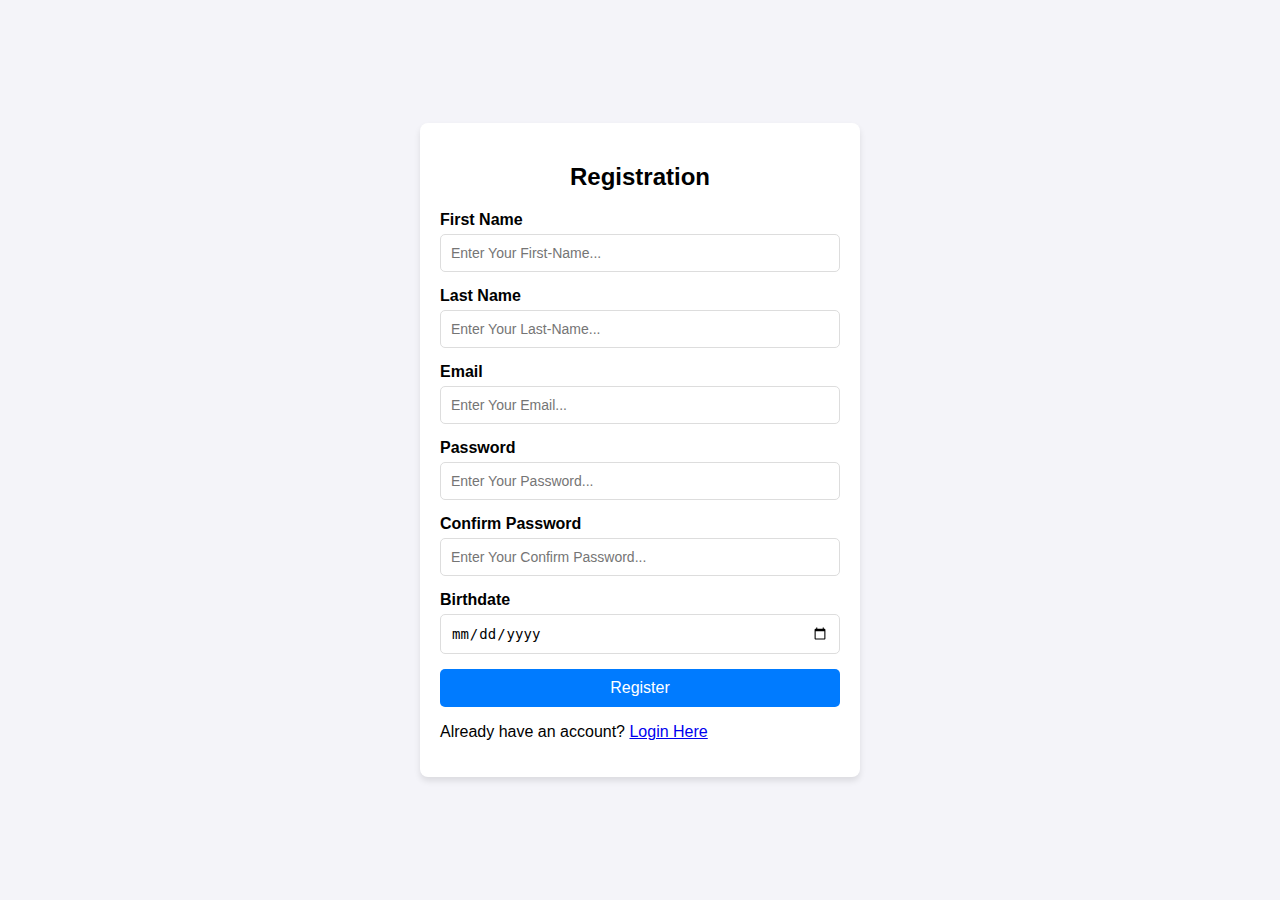
<file: pages/index.html>
<!DOCTYPE html>
<html lang="en">
<head>
    <meta charset="UTF-8">
    <meta http-equiv="X-UA-Compatible" content="IE=edge">
    <meta name="viewport" content="width=device-width, initial-scale=1.0">
    <title>Register User</title>
    <link rel="stylesheet" href="../styles/forms.css">
    <link rel="stylesheet" href="../global.css">
    <link rel="stylesheet" href="../styles/popup.css">
</head>
<body>
   <div class="container">
    <div class="form-container">
        <h2>Registration</h2>
        <form id="regiter-form">
            <label for="first-name">First Name</label>
            <input type="text" id="first-name" placeholder="Enter Your First-Name..." required>

            <label for="last-name">Last Name</label>
            <input type="text" id="last-name" placeholder="Enter Your Last-Name..." required>

            <label for="email">Email</label>
            <input type="email" id="email" placeholder="Enter Your Email..." required>

            <label for="password">Password</label>
            <input type="password" id="password" placeholder="Enter Your Password..." required>

            <label for="confirm-password">Confirm Password</label>
            <input type="password" id="confirm-password" placeholder="Enter Your Confirm Password..." required>

            <label for="birthdate">Birthdate</label>
            <input type="date" id="birthdate" required>

            <button type="submit">Register</button>
        </form>
        <p class="redirect">
            Already have an account?
            <a href="./login.html">Login Here</a>
        </p>
    </div>
   </div>

   <div id="modal" class="hidden">hello</div>

    <script src="../js/register.js"></script>
</body>
</html>
</file>
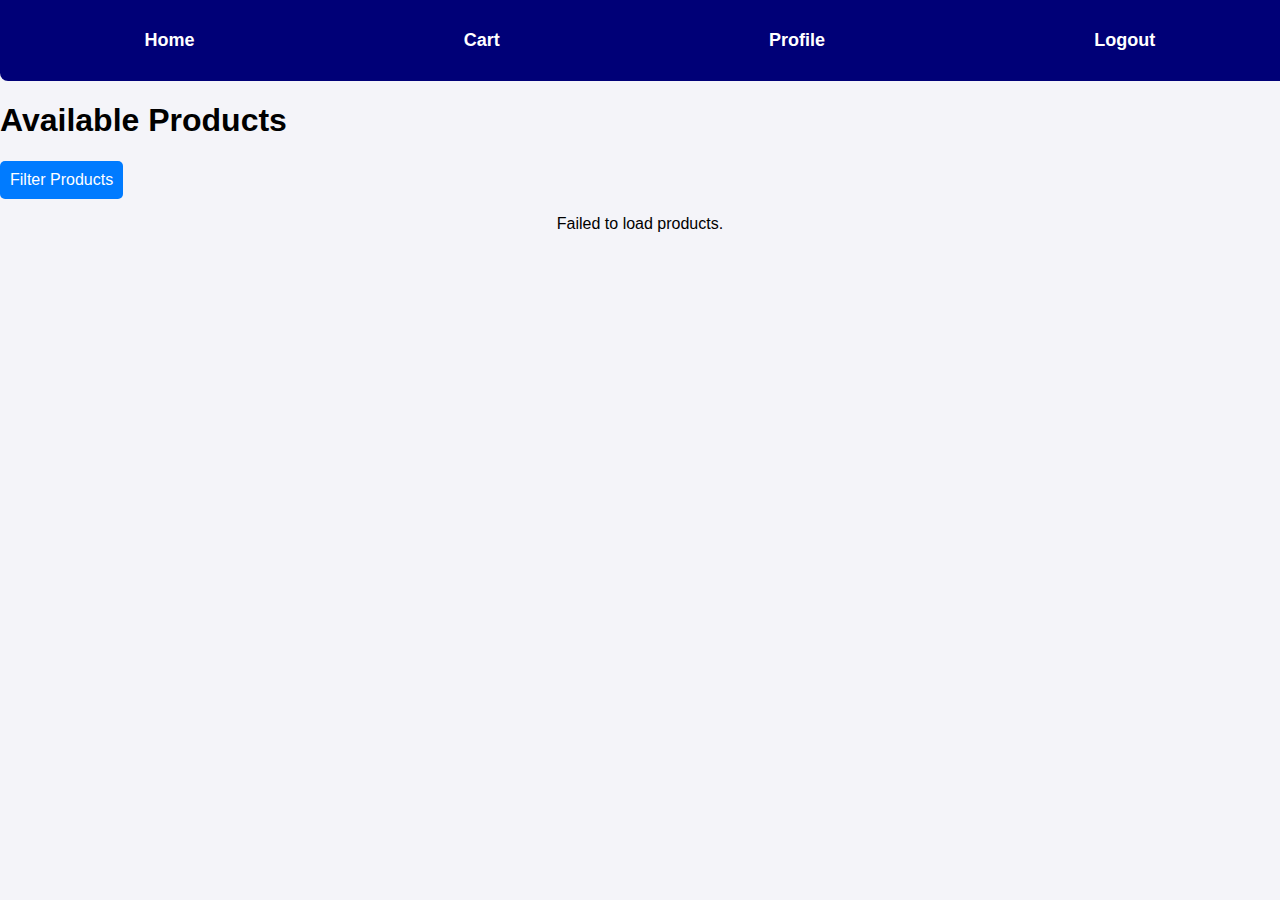
<file: pages/home.html>
<!DOCTYPE html>
<html lang="en">
<head>
    <meta charset="UTF-8">
    <meta http-equiv="X-UA-Compatible" content="IE=edge">
    <meta name="viewport" content="width=device-width, initial-scale=1.0">
    <title>Home Page</title>
    <link rel="stylesheet" href="../global.css">
    <link rel="stylesheet" href="../styles/loader.css">
    <link rel="stylesheet" href="../styles/products.css">
    <link rel="stylesheet" href="../styles/filter.css">
    <link rel="stylesheet" href="../styles/navbar.css">
    <link rel="stylesheet" href="../styles/popup.css">
</head>
<body>
    
   <nav class="navbar">
    <ul>
        <li><a href="./home.html">Home</a></li>
        <li><a href="./cart.html">Cart</a></li>
        <li><a href="./profile.html">Profile</a></li>
        <li><a href="#" id="logout">Logout</a></li>
    </ul>
   </nav>

   <div class="content">
    <h1>Available Products</h1>

    <div id="loader" class="loader"></div>

    <div id="products-container" class="products-grid"></div>
   </div>

   <div id="product-filter" class="filter-dialog">
    <div class="filter-content">
        <span class="filter-close" id="close-filter">&times;</span>
        <h2>Filter Products</h2>
        <form id="filter-form">
            <label for="filter-category">Category:</label>
            <select name="category" id="filter-category">
                <option value="">All</option>
                <option value="electronics">Electronics</option>
                <option value="jewelery">Jewelery</option>
                <option value="men's clothing">Men's Clothing</option>
                <option value="women's clothing">Women's Clothing</option>
            </select>

            <label for="filter-price">Price Range: </label>
            <input type="number" id="filter-min-price" placeholder="Min Price">
            <input type="number" id="filter-max-price" placeholder="Max Price">

            <button type="button" id="apply-filter">Apply Filter</button>
        </form>
    </div>
   </div>

   <div id="modal" class="hidden">hello</div>

    <script src="../js/home.js"></script>
</body>
</html>
</file>
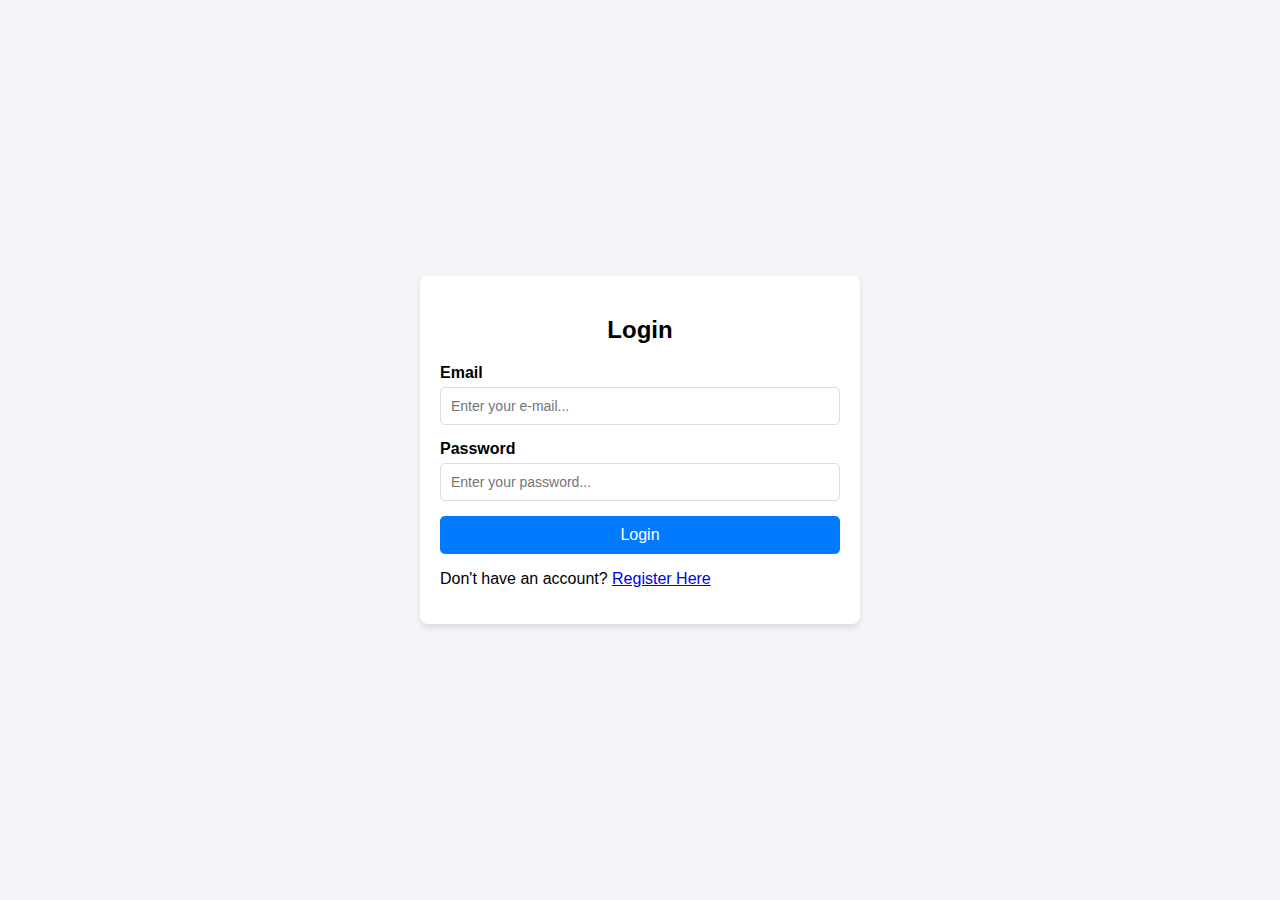
<file: pages/login.html>
<!DOCTYPE html>
<html lang="en">
<head>
    <meta charset="UTF-8">
    <meta http-equiv="X-UA-Compatible" content="IE=edge">
    <meta name="viewport" content="width=device-width, initial-scale=1.0">
    <title>User Authorization</title>
    <link rel="stylesheet" href="../global.css">
    <link rel="stylesheet" href="../styles/forms.css">
    <link rel="stylesheet" href="../styles/popup.css">
</head>
<body>
    <div class="container">
        <div class="form-container">
            <h2>Login</h2>
            <form id="login-form">
                <label for="login-email">Email</label>
                <input type="email" id="login-email" placeholder="Enter your e-mail..." required>

                <label for="login-password">Password</label>
                <input type="password" id="login-password" placeholder="Enter your password..." required>

                <button type="submit">Login</button>
            </form>
            <p class="redirect">
                Don't have an account?
                <a href="./registration.html">Register Here</a>
            </p>
        </div>
    </div>

    <div id="modal" class="hidden">hello</div>

    <script src="../js/login.js"></script>
</body>
</html>
</file>
<file: styles/forms.css>
.container{
    display: flex;
    align-items: center;
    justify-content: center;
    height: 100vh;
}

.form-container{
    background-color: #fff;
    padding: 20px;
    border-radius: 8px;
    box-shadow: 0 4px 6px rgba(0,0,0,0.1);
    width: 400px;
}

.form-container h2{
    margin-bottom: 20px;
    text-align: center;
}

form{
    display: flex;
    flex-direction: column;
}

label{
    margin-bottom: 5px;
    font-weight: bold;
}

input{
    margin-bottom: 15px;
    padding: 10px;
    border: 1px solid #ddd;
    border-radius: 5px;
    font-size: 14px;
}
</file>
<file: global.css>
body{
    font-family: Arial, sans-serif;
    background-color: #f4f4f9;
    margin: 0;
}

button{
    padding: 10px;
    background-color: #007bff;
    color: #fff;
    border: none;
    border-radius: 5px;
    cursor: pointer;
    font-size: 16px;
}
button:hover{
    background-color: #075ebb;
}
</file>
<file: styles/popup.css>
#modal{
    position: fixed;
    top: 20px;
    right: 20px;
    background-color: #000;
    color: white;
    padding: 20px;
    border-radius: 5px;
    min-width: 200px;
    display: none;
    justify-content: center;
    align-items: center;
    text-align: center;
    animation: fadeIn 0.3s ease-out;
}

#modal.success{
    background-color: #28a754;
}

#modal.error{
    background-color: red;
}

@keyframes fadeIn {
    from{
        opacity: 0;
        transform: translateY(-10px);
    }
    to{
        opacity: 1;
        transform: translateY(0);
    }
}
</file>
<file: styles/loader.css>
.loader{
    border: 5px solid gray;
    border-top: 5px solid #007;
    border-radius: 50%;
    width: 50px;
    height: 50px;
    margin: 20px auto;
    animation: spin 1s linear infinite;
    display: none;
}

@keyframes spin {
    0%{
        transform: rotate(0deg);
    }100%{
        transform: rotate(360deg);
    }
}
</file>
<file: styles/products.css>
.products-grid{
    display: flex;
    flex-wrap: wrap;
    gap: 20px;
    justify-content: center;
    width: 100%;
}

.product{
    background-color: #fff;
    border-radius: 8px;
    box-shadow: 0 4px 6px rgba(0,0,0,0.1);
    overflow: hidden;
    text-align: center;
    flex-basis: 30%;
    width: 100%;
    margin: 10px;
    transition: transform 0.2s;
}

.product:hover{
    transform: scale(1.05);
}

.product img{
    height: 200px;
    object-fit: cover;
}

.product-info{
    padding: 15px;
    display: flex;
    flex-direction: column;
}

.product-info h3{
    font-size: 20px;
    margin: 0px;
}

.product-info p{
    margin: 5px 0;
    color: #666;
}
</file>
<file: styles/filter.css>
.filter-dialog{
    display: none;
    position: fixed;
    left: 0;
    top: 0;
    z-index: 1000;
    width: 100%;
    height: 100%;
    background-color: rgba(0,0,0,0.5);
} 

.filter-content{
    background-color: #fff;
    width: 80%;
    max-width: 500px;
    margin: 200px auto;
    padding: 20px 30px;
    border-radius: 10px;
    box-shadow: 0 4px 10px rgba(0,0,0,0.1);
    position: relative;
}

.filter-close{
    position: absolute;
    top: 15px;
    right: 15px;
    font-size: 25px;
    cursor: pointer;
    color: #333;
    font-weight: bold;
    background:none;
    border: none;
}

.filter-close:hover{
    color: red;
}

#filter-form{
display: flex;
flex-direction: column;
gap: 15px;
}

#filter-form label{
    font-size: 16px;
    font-weight: bold;
    color: #555;
}

#filter-form select, 
#filter-form input{
    padding: 10px;
    border: 1px solid #ddd;
    border-radius: 5px;

    font-size: 14px;
    width: 100%;
}

#filter-form select:focus, 
#filter-form input:focus{
    outline: none;
    border-color: #007;
}
</file>
<file: styles/navbar.css>
.navbar{
    background-color: #007;
    width: 100%;
    border-radius: 0 0 8px 8px;
    display: flex;
    flex-direction: column;
    padding: 20px 10px;
}

.navbar ul{
    list-style: none;
    display: flex;
    align-items: center;
    justify-content: space-around;
    padding: 0;
    margin: 0;
}

.navbar ul li a{
    color: white;
    text-decoration: none;
    font-size: 18px;
    font-weight: bold;
    display: block;
    padding: 10px;
    border-radius: 5px;
}

.navbar ul li a:hover {
    background-color: rgb(15, 15, 156);
}
</file>
